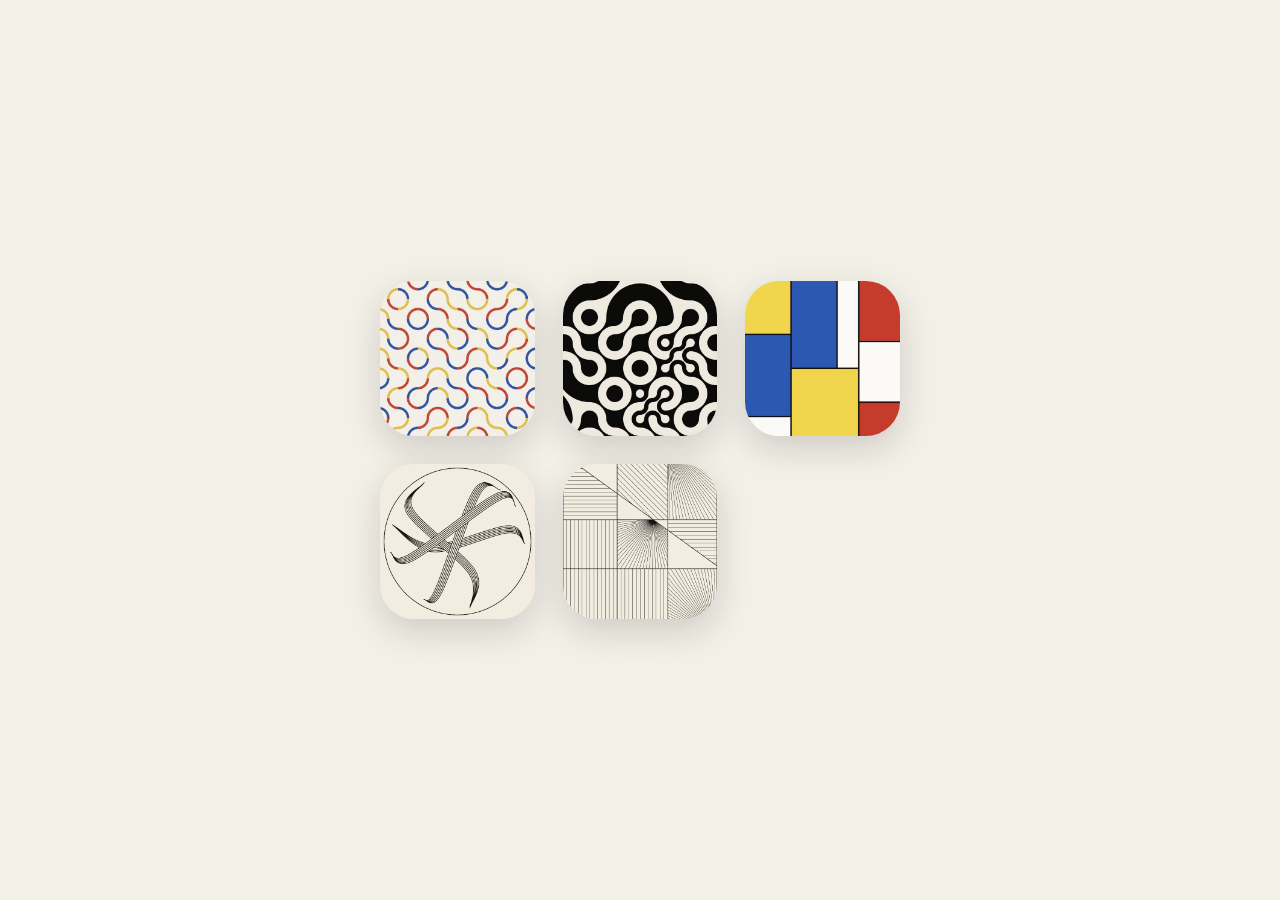
<file: index.html>
<!doctype html>
<html lang="en">
<head>
  <meta charset="utf-8" />
  <meta name="viewport" content="width=device-width, initial-scale=1" />
  <meta name="theme-color" content="#f3f0e8" />
  <title>fidget</title>
  <style>
    :root {
      --paper: #f3f0e8;
      --ink: #111;
    }

    * {
      box-sizing: border-box;
    }

    html,
    body {
      margin: 0;
      min-height: 100%;
      background: var(--paper);
      color: var(--ink);
      font-family: ui-sans-serif, system-ui, -apple-system, BlinkMacSystemFont, "Segoe UI", sans-serif;
    }

    body {
      min-height: 100dvh;
      display: grid;
      place-items: center;
      padding: max(24px, env(safe-area-inset-top)) max(18px, env(safe-area-inset-right)) max(24px, env(safe-area-inset-bottom)) max(18px, env(safe-area-inset-left));
    }

    main {
      width: min(520px, 100%);
    }

    nav {
      display: grid;
      grid-template-columns: repeat(3, minmax(0, 1fr));
      gap: clamp(14px, 4vw, 28px);
    }

    a {
      display: block;
      aspect-ratio: 1;
      border-radius: 22%;
      overflow: hidden;
      box-shadow: 0 12px 34px rgba(17, 17, 17, 0.16);
      transition: transform 160ms ease, box-shadow 160ms ease;
    }

    a:hover {
      transform: translateY(-2px);
      box-shadow: 0 16px 40px rgba(17, 17, 17, 0.2);
    }

    a:focus-visible {
      outline: 3px solid var(--ink);
      outline-offset: 5px;
    }

    img {
      display: block;
      width: 100%;
      height: 100%;
    }
  </style>
</head>
<body>
  <main>
    <nav aria-label="Games">
      <a href="./truchet/" aria-label="Truchet">
        <img src="./truchet/assets/icon-512.png" alt="" />
      </a>
      <a href="./recursive-truchet/" aria-label="Recursive Truchet">
        <img src="./recursive-truchet/assets/icon-512.png" alt="" />
      </a>
      <a href="./mondrian/" aria-label="Mondrian">
        <img src="./mondrian/assets/icon-512.png" alt="" />
      </a>
      <a href="./zentangle-circle/" aria-label="Zentangle Circle">
        <img src="./zentangle-circle/assets/icon-512.png" alt="" />
      </a>
      <a href="./zentangle-rectangle/" aria-label="Zentangle Rectangle">
        <img src="./zentangle-rectangle/assets/icon-512.png" alt="" />
      </a>
    </nav>
  </main>
  <script src="./launcher.js"></script>
  <script async data-id="101507205" src="//static.getclicky.com/js"></script>
</body>
</html>
</file>
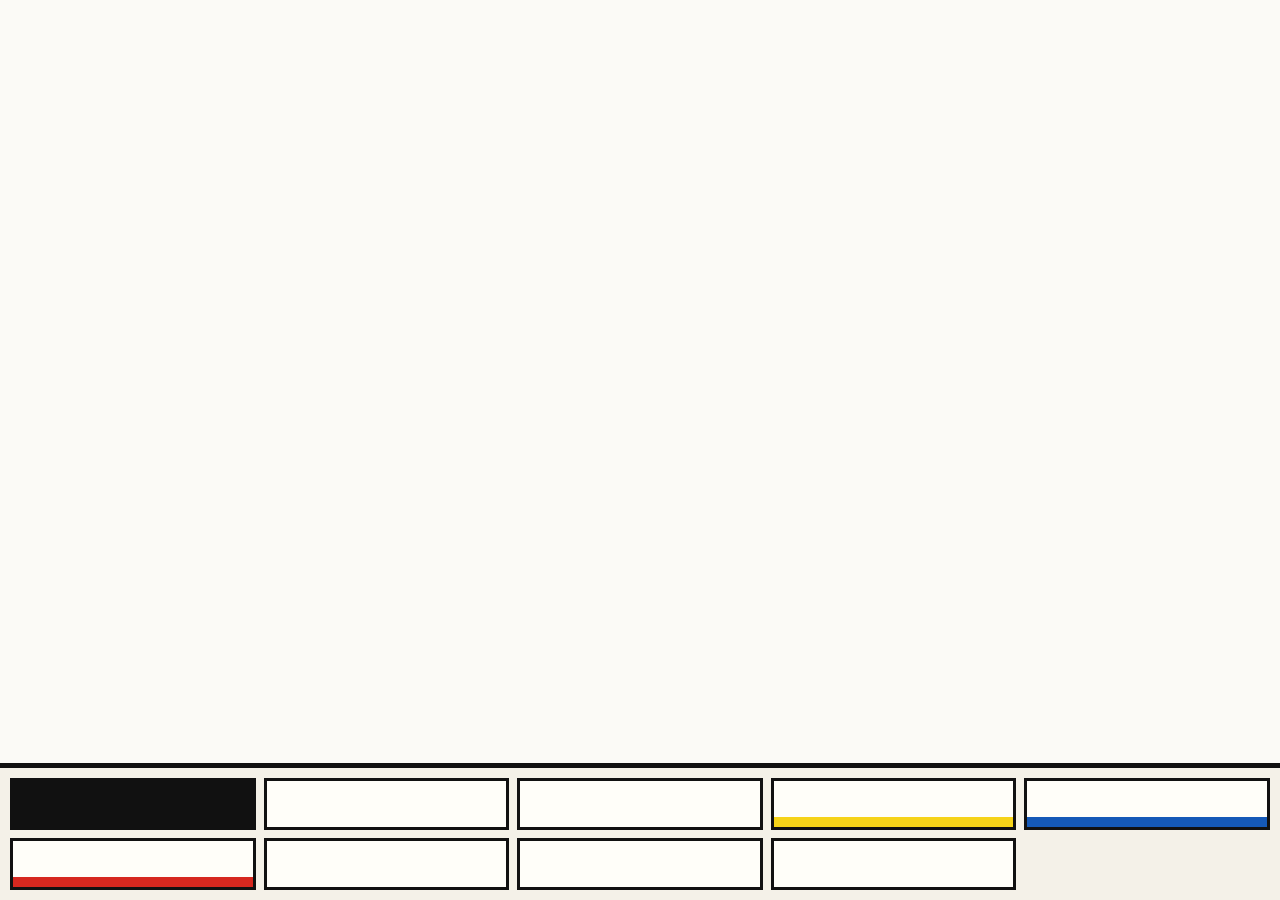
<file: mondrian/index.html>
<!doctype html>
<html lang="en">
<head>
  <meta charset="utf-8" />
  <meta name="viewport" content="width=device-width, initial-scale=1, viewport-fit=cover, user-scalable=no" />
  <meta name="theme-color" content="#f4f1e8" />
  <meta name="mobile-web-app-capable" content="yes" />
  <meta name="apple-mobile-web-app-capable" content="yes" />
  <meta name="apple-mobile-web-app-title" content="Mondrian" />
  <meta name="apple-mobile-web-app-status-bar-style" content="black-translucent" />
  <title>mondrian</title>
  <link rel="manifest" href="./manifest.webmanifest" />
  <link rel="icon" href="./assets/icon-512.png" type="image/png" />
  <link rel="apple-touch-icon" href="./assets/icon-512.png" />
  <link rel="stylesheet" href="./src/styles.css" />
</head>
<body>
<div id="app">
  <canvas id="stage"></canvas>
  <nav id="toolbar" aria-label="Tools">
    <button type="button" data-tool="split-v" class="tool-button tool-split-v active" aria-label="Split vertically"></button>
    <button type="button" data-tool="split-h" class="tool-button tool-split-h" aria-label="Split horizontally"></button>
    <button type="button" data-tool="paint-white" class="tool-button tool-fill tool-fill-white" aria-label="Fill white"></button>
    <button type="button" data-tool="paint-yellow" class="tool-button tool-fill tool-fill-yellow" aria-label="Fill yellow"></button>
    <button type="button" data-tool="paint-blue" class="tool-button tool-fill tool-fill-blue" aria-label="Fill blue"></button>
    <button type="button" data-tool="paint-red" class="tool-button tool-fill tool-fill-red" aria-label="Fill red"></button>
    <button type="button" data-action="undo" class="tool-button tool-undo" aria-label="Undo"><span aria-hidden="true"></span></button>
    <button type="button" data-action="redo" class="tool-button tool-redo" aria-label="Redo"><span aria-hidden="true"></span></button>
    <button type="button" data-action="clear" class="tool-button tool-clear" aria-label="Clear"></button>
  </nav>
</div>

  <script type="module" src="./src/app.js"></script>
  <script async data-id="101507205" src="//static.getclicky.com/js"></script>
</body>
</html>
</file>
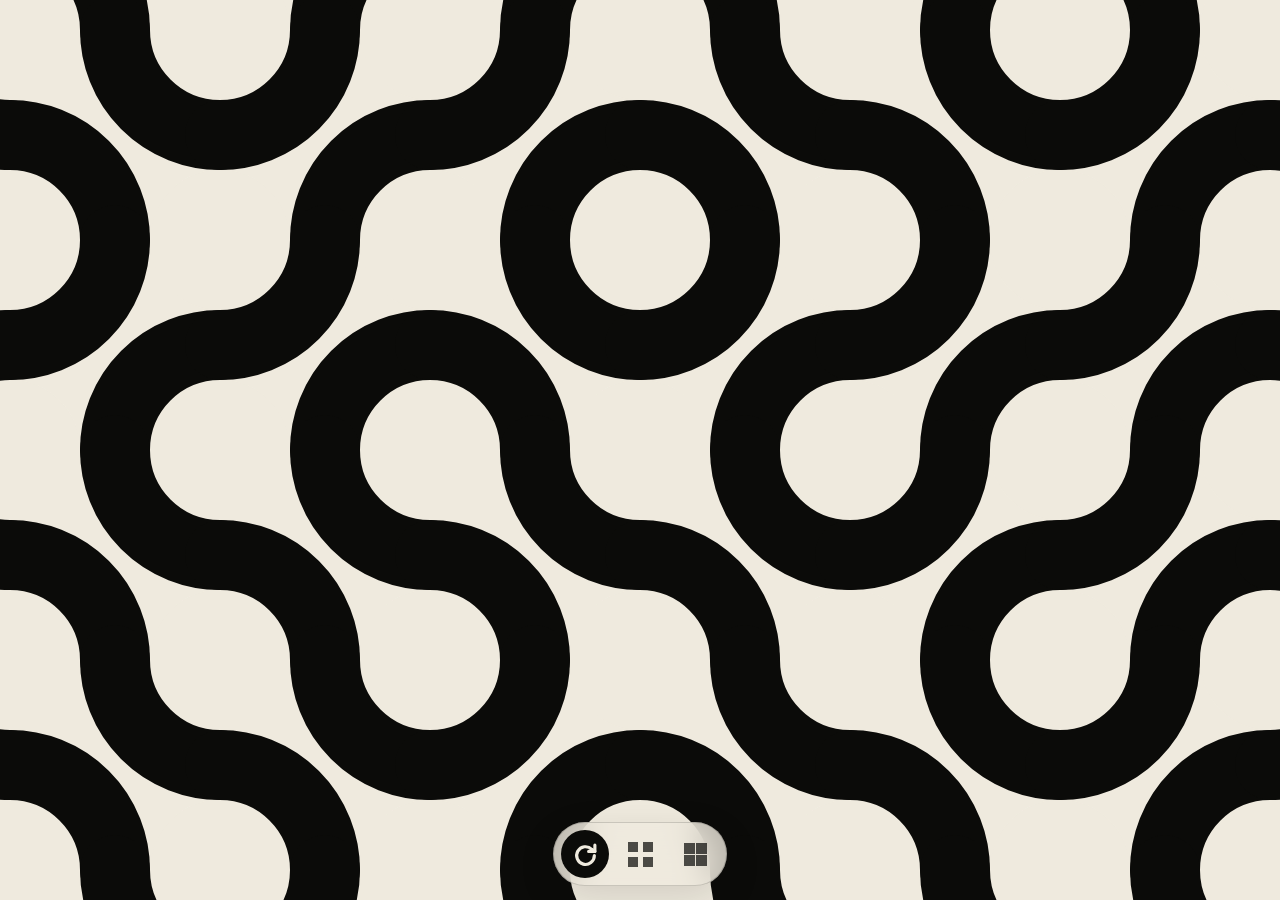
<file: recursive-truchet/index.html>
<!doctype html>
<html lang="en">
<head>
  <meta charset="utf-8" />
  <meta name="viewport" content="width=device-width, initial-scale=1, viewport-fit=cover, user-scalable=no" />
  <meta name="theme-color" content="#efeade" />
  <meta name="mobile-web-app-capable" content="yes" />
  <meta name="apple-mobile-web-app-capable" content="yes" />
  <meta name="apple-mobile-web-app-title" content="Recursive" />
  <meta name="apple-mobile-web-app-status-bar-style" content="black-translucent" />
  <title>recursive truchet</title>
  <link rel="manifest" href="./manifest.webmanifest" />
  <link rel="icon" href="./assets/icon-512.png" type="image/png" />
  <link rel="apple-touch-icon" href="./assets/icon-512.png" />
  <link rel="stylesheet" href="./src/styles.css" />
</head>
<body>
<canvas id="canvas" aria-label="Multi-scale Truchet canvas"></canvas>
<div class="toolbar" role="toolbar" aria-label="Tools">
  <button data-mode="rotate" class="active" aria-label="Rotate">
    <svg class="icon icon-rotate" viewBox="0 0 24 24" aria-hidden="true">
      <path d="M21 3v6h-6"></path>
      <path d="M20.5 13a8.5 8.5 0 1 1-2.5-6L21 9"></path>
    </svg>
  </button>
  <button data-mode="fracture" aria-label="Fracture">
    <span class="icon icon-fracture" aria-hidden="true"></span>
  </button>
  <button data-mode="join" aria-label="Join">
    <span class="icon icon-join" aria-hidden="true"></span>
  </button>
</div>

  <script type="module" src="./src/app.js"></script>
<script async data-id="101507205" src="//static.getclicky.com/js"></script>
</body>
</html>
</file>
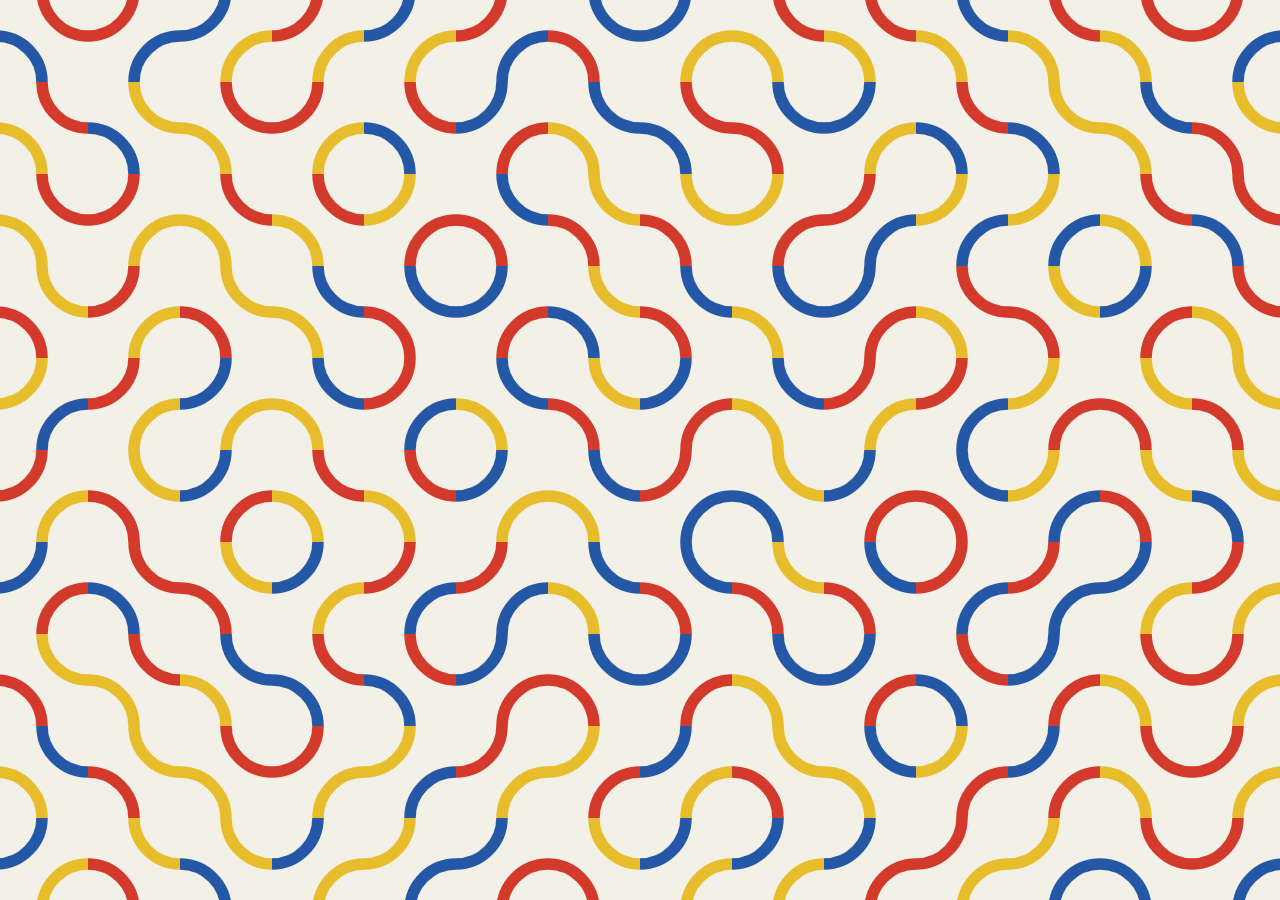
<file: truchet/index.html>
<!doctype html>
<html lang="en">
<head>
  <meta charset="utf-8" />
  <meta name="viewport" content="width=device-width, initial-scale=1, viewport-fit=cover, user-scalable=no" />
  <meta name="theme-color" content="#f3f0e8" />
  <meta name="mobile-web-app-capable" content="yes" />
  <meta name="apple-mobile-web-app-capable" content="yes" />
  <meta name="apple-mobile-web-app-title" content="Truchet" />
  <meta name="apple-mobile-web-app-status-bar-style" content="black-translucent" />
  <title>truchet</title>
  <link rel="manifest" href="./manifest.webmanifest" />
  <link rel="icon" href="./assets/icon-512.png" type="image/png" />
  <link rel="apple-touch-icon" href="./assets/icon-512.png" />
  <link rel="stylesheet" href="./src/styles.css" />
</head>
<body>
  <main class="app-shell">
    <canvas id="canvas" aria-label="Infinite Truchet tile canvas"></canvas>
  </main>

  <script type="module" src="./src/app.js"></script>
  <script async data-id="101507205" src="//static.getclicky.com/js"></script>
</body>
</html>
</file>
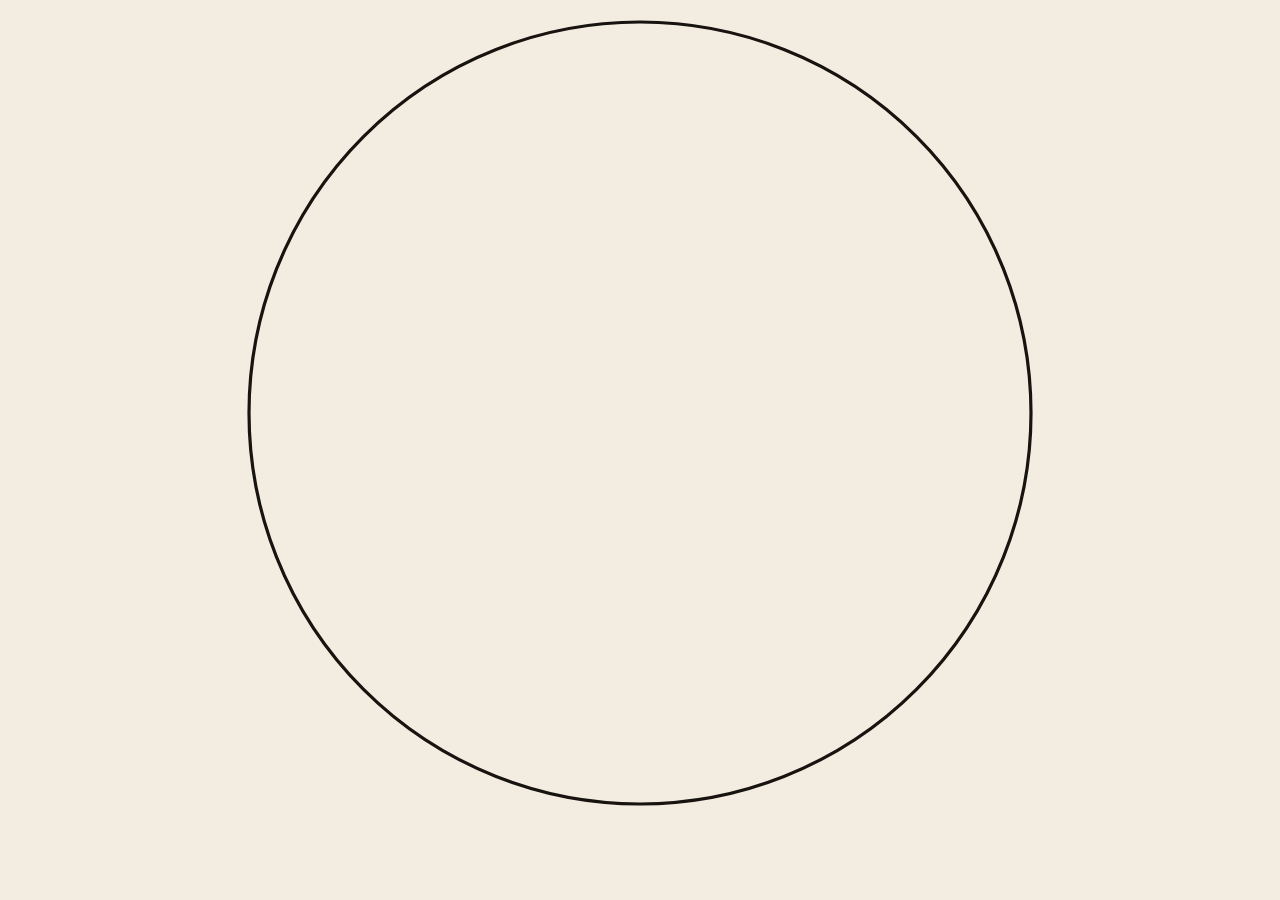
<file: zentangle-circle/index.html>
<!doctype html>
<html lang="en">
<head>
  <meta charset="utf-8" />
  <meta name="viewport" content="width=device-width, initial-scale=1, viewport-fit=cover, user-scalable=no" />
  <meta name="theme-color" content="#f3ece0" />
  <meta name="mobile-web-app-capable" content="yes" />
  <meta name="apple-mobile-web-app-capable" content="yes" />
  <meta name="apple-mobile-web-app-title" content="Zentangle" />
  <meta name="apple-mobile-web-app-status-bar-style" content="black-translucent" />
  <title>zentangle</title>
  <link rel="manifest" href="./manifest.webmanifest" />
  <link rel="icon" href="./assets/icon-512.png" type="image/png" />
  <link rel="apple-touch-icon" href="./assets/icon-512.png" />
  <link rel="stylesheet" href="./src/styles.css" />
</head>
<body>
  <main id="app" aria-label="Zentangle circle canvas">
    <canvas id="stage"></canvas>
    <nav id="toolbar" class="toolbar" aria-label="Curve settings" hidden>
      <div class="tool">
        <div class="flyout" data-flyout="thickness" hidden></div>
        <button class="tool-btn" type="button" data-toolbtn="thickness" aria-label="Thickness">
          <svg viewBox="0 0 36 36" width="30" height="30" aria-hidden="true">
            <line x1="7" y1="18" x2="29" y2="18" stroke="currentColor" stroke-width="6" stroke-linecap="round" />
          </svg>
        </button>
      </div>
      <div class="tool">
        <div class="flyout" data-flyout="waviness" hidden></div>
        <button class="tool-btn" type="button" data-toolbtn="waviness" aria-label="Waviness">
          <svg viewBox="0 0 36 36" width="30" height="30" aria-hidden="true">
            <path d="M6 22 Q 12 10 18 18 T 30 14" fill="none" stroke="currentColor" stroke-width="2.6" stroke-linecap="round" stroke-linejoin="round" />
          </svg>
        </button>
      </div>
      <div class="tool">
        <div class="flyout" data-flyout="density" hidden></div>
        <button class="tool-btn" type="button" data-toolbtn="density" aria-label="Density">
          <svg viewBox="0 0 36 36" width="30" height="30" aria-hidden="true">
            <g stroke="currentColor" stroke-width="2.4" stroke-linecap="round">
              <line x1="11" y1="9" x2="11" y2="27" />
              <line x1="18" y1="9" x2="18" y2="27" />
              <line x1="25" y1="9" x2="25" y2="27" />
            </g>
          </svg>
        </button>
      </div>
      <button class="tool-btn danger" type="button" id="deleteBtn" aria-label="Delete curve">
        <svg viewBox="0 0 36 36" width="26" height="26" aria-hidden="true">
          <path d="M10 13 h16 M15 13 v-2 a2 2 0 0 1 2-2 h2 a2 2 0 0 1 2 2 v2 M12.5 13 l1.3 13.5 a2.2 2.2 0 0 0 2.2 2 h4 a2.2 2.2 0 0 0 2.2-2 L24.5 13" fill="none" stroke="currentColor" stroke-width="2" stroke-linecap="round" stroke-linejoin="round" />
        </svg>
      </button>
    </nav>
  </main>

  <script type="module" src="./src/app.js"></script>
  <script async data-id="101507205" src="//static.getclicky.com/js"></script>
</body>
</html>
</file>
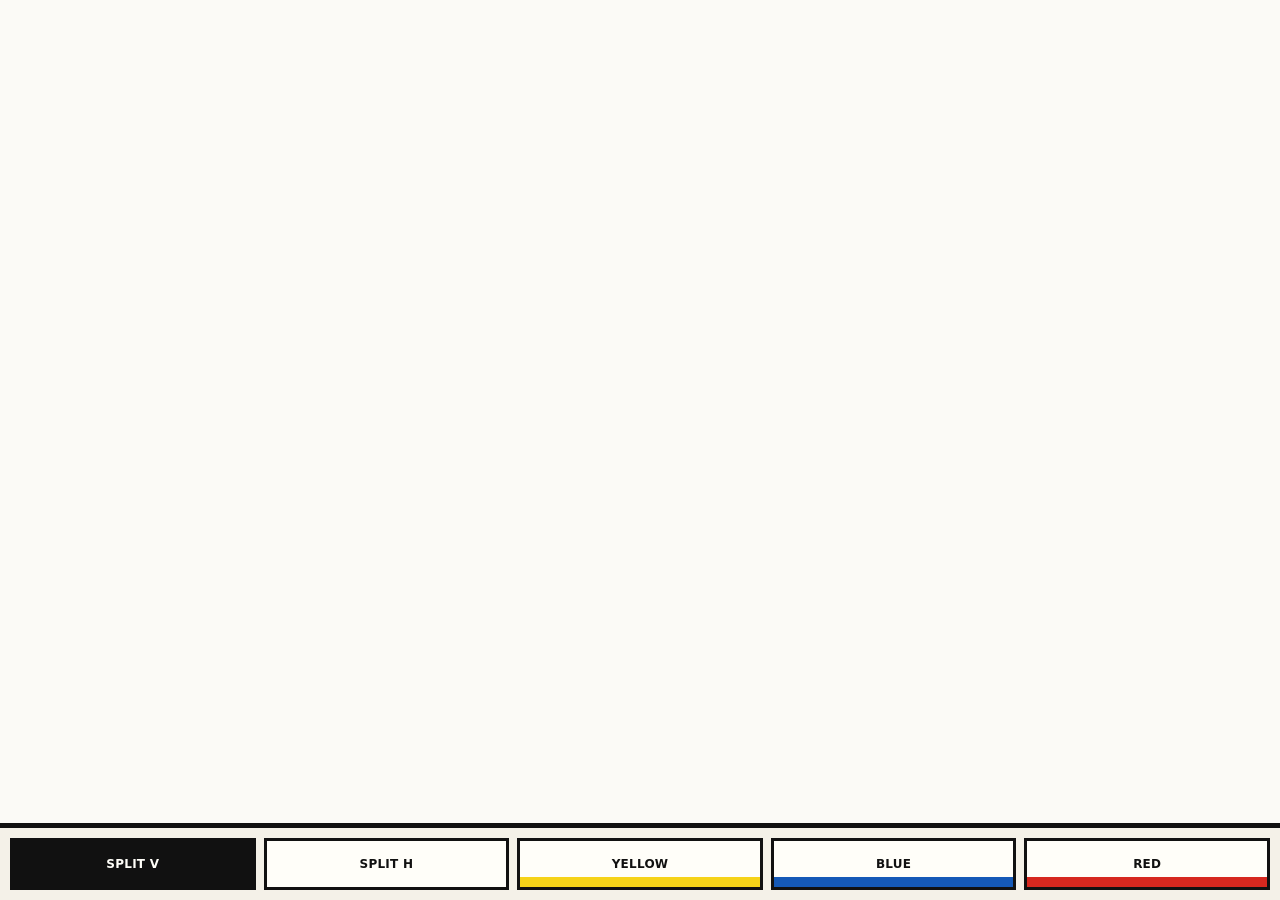
<file: mondrian.html>
<!doctype html>
<html lang="en">
<head>
<meta charset="utf-8" />
<meta name="viewport" content="width=device-width,initial-scale=1,viewport-fit=cover,user-scalable=no" />
<title>Mondrian Infinite Canvas Prototype</title>
<style>
  :root {
    --bg: #f4f1e8;
    --ink: #111;
    --paper: #fbfaf6;
    --yellow: #f6d318;
    --blue: #1559b7;
    --red: #d6281f;
    --tool: #fffef9;
    --tool-active: #111;
    --tool-active-text: #fffef9;
  }

  * { box-sizing: border-box; }

  html, body {
    margin: 0;
    height: 100%;
    overflow: hidden;
    background: var(--bg);
    font-family: system-ui, -apple-system, BlinkMacSystemFont, "Segoe UI", sans-serif;
    touch-action: none;
    user-select: none;
    -webkit-user-select: none;
  }

  #app {
    height: 100dvh;
    display: grid;
    grid-template-rows: 1fr auto;
  }

  #stage {
    width: 100%;
    height: 100%;
    display: block;
    background: var(--paper);
    cursor: grab;
  }

  #stage:active { cursor: grabbing; }

  #toolbar {
    padding: 10px max(10px, env(safe-area-inset-left)) calc(10px + env(safe-area-inset-bottom)) max(10px, env(safe-area-inset-right));
    background: var(--bg);
    border-top: 5px solid var(--ink);
    display: grid;
    grid-template-columns: repeat(5, minmax(0, 1fr));
    gap: 8px;
  }

  button {
    height: 52px;
    border: 3px solid var(--ink);
    background: var(--tool);
    color: var(--ink);
    border-radius: 0;
    font: 800 12px/1 system-ui, sans-serif;
    letter-spacing: 0.02em;
    text-transform: uppercase;
    touch-action: manipulation;
  }

  button.active {
    background: var(--tool-active);
    color: var(--tool-active-text);
  }

  button[data-tool="paint-yellow"] { box-shadow: inset 0 -10px 0 var(--yellow); }
  button[data-tool="paint-blue"]   { box-shadow: inset 0 -10px 0 var(--blue); }
  button[data-tool="paint-red"]    { box-shadow: inset 0 -10px 0 var(--red); }

  button[data-tool="paint-yellow"].active,
  button[data-tool="paint-blue"].active,
  button[data-tool="paint-red"].active {
    box-shadow: none;
  }

  @media (max-width: 420px) {
    button {
      height: 50px;
      font-size: 10px;
      padding: 0 4px;
    }
  }
</style>
</head>
<body>
<div id="app">
  <canvas id="stage"></canvas>
  <nav id="toolbar" aria-label="Tools">
    <button type="button" data-tool="split-v" class="active">Split V</button>
    <button type="button" data-tool="split-h">Split H</button>
    <button type="button" data-tool="paint-yellow">Yellow</button>
    <button type="button" data-tool="paint-blue">Blue</button>
    <button type="button" data-tool="paint-red">Red</button>
  </nav>
</div>

<script>
(() => {
  "use strict";

  const STORAGE_KEY = "mondrian-infinite-canvas-v1";
  const WORLD_HALF = 1048576;

  const COLORS = {
    white: "#fbfaf6",
    yellow: "#f6d318",
    blue: "#1559b7",
    red: "#d6281f"
  };

  const canvas = document.getElementById("stage");
  const ctx = canvas.getContext("2d", { alpha: false });
  const toolbar = document.getElementById("toolbar");
  const buttons = [...toolbar.querySelectorAll("button")];

  let activeTool = "split-v";

  let dpr = 1;
  let cssW = 1;
  let cssH = 1;

  // Camera: world coordinate at screen center + zoom in px/world-unit.
  let camera = {
    x: 0,
    y: 0,
    z: 1
  };

  const defaultRoot = () => ({
    x: -WORLD_HALF,
    y: -WORLD_HALF,
    w: WORLD_HALF * 2,
    h: WORLD_HALF * 2,
    color: "white",
    children: null
  });

  let root = defaultRoot();

  function load() {
    try {
      const saved = JSON.parse(localStorage.getItem(STORAGE_KEY) || "null");
      if (!saved || !saved.root || !saved.camera) return;
      root = saved.root;
      camera = saved.camera;
    } catch {
      root = defaultRoot();
      camera = { x: 0, y: 0, z: 1 };
    }
  }

  let saveTimer = 0;
  function saveSoon() {
    clearTimeout(saveTimer);
    saveTimer = setTimeout(() => {
      try {
        localStorage.setItem(STORAGE_KEY, JSON.stringify({ root, camera }));
      } catch {
        // Ignore storage quota/private mode failures.
      }
    }, 120);
  }

  function resize() {
    dpr = Math.max(1, Math.min(3, window.devicePixelRatio || 1));
    const rect = canvas.getBoundingClientRect();
    cssW = Math.max(1, rect.width);
    cssH = Math.max(1, rect.height);
    canvas.width = Math.round(cssW * dpr);
    canvas.height = Math.round(cssH * dpr);
    requestDraw();
  }

  function worldToScreenX(x) { return (x - camera.x) * camera.z + cssW / 2; }
  function worldToScreenY(y) { return (y - camera.y) * camera.z + cssH / 2; }
  function screenToWorldX(x) { return (x - cssW / 2) / camera.z + camera.x; }
  function screenToWorldY(y) { return (y - cssH / 2) / camera.z + camera.y; }

  function visibleWorldRect() {
    return {
      x: screenToWorldX(0),
      y: screenToWorldY(0),
      w: cssW / camera.z,
      h: cssH / camera.z
    };
  }

  function intersects(a, b) {
    return !(
      a.x + a.w < b.x ||
      b.x + b.w < a.x ||
      a.y + a.h < b.y ||
      b.y + b.h < a.y
    );
  }

  function findLeaf(node, x, y) {
    if (
      x < node.x ||
      x > node.x + node.w ||
      y < node.y ||
      y > node.y + node.h
    ) return null;

    if (!node.children) return node;

    for (const child of node.children) {
      const hit = findLeaf(child, x, y);
      if (hit) return hit;
    }

    return node;
  }

  function splitNode(node, dir, x, y) {
    if (node.children) return;

    // Avoid pathological splits that become visually impossible to tap.
    const minWorldSize = 18 / camera.z;
    if (dir === "v" && node.w < minWorldSize * 2) return;
    if (dir === "h" && node.h < minWorldSize * 2) return;

    if (dir === "v") {
      const splitX = Math.max(node.x + minWorldSize, Math.min(node.x + node.w - minWorldSize, x));
      const w = splitX - node.x;
      node.children = [
        { x: node.x,     y: node.y, w, h: node.h, color: node.color, children: null },
        { x: splitX,     y: node.y, w: node.w - w, h: node.h, color: node.color, children: null }
      ];
    } else {
      const splitY = Math.max(node.y + minWorldSize, Math.min(node.y + node.h - minWorldSize, y));
      const h = splitY - node.y;
      node.children = [
        { x: node.x, y: node.y,     w: node.w, h, color: node.color, children: null },
        { x: node.x, y: splitY,     w: node.w, h: node.h - h, color: node.color, children: null }
      ];
    }
  }

  function applyTool(x, y) {
    const leaf = findLeaf(root, x, y);
    if (!leaf) return;

    if (activeTool === "split-v") splitNode(leaf, "v", x, y);
    else if (activeTool === "split-h") splitNode(leaf, "h", x, y);
    else if (activeTool === "paint-yellow") leaf.color = "yellow";
    else if (activeTool === "paint-blue") leaf.color = "blue";
    else if (activeTool === "paint-red") leaf.color = "red";

    saveSoon();
    requestDraw();
  }

  function collectLeaves(node, view, out) {
    if (!intersects(node, view)) return;

    if (!node.children) {
      out.push(node);
      return;
    }

    for (const child of node.children) collectLeaves(child, view, out);
  }

  function drawRectWorld(node) {
    const x = worldToScreenX(node.x);
    const y = worldToScreenY(node.y);
    const w = node.w * camera.z;
    const h = node.h * camera.z;

    // Pad a little to avoid hairline gaps during fractional transforms.
    ctx.fillStyle = COLORS[node.color] || COLORS.white;
    ctx.fillRect(x - 0.5, y - 0.5, w + 1, h + 1);
  }

  function drawLeafBorders(leaves) {
    ctx.strokeStyle = "#111";
    ctx.lineWidth = Math.max(3, Math.min(9, 5.5));
    ctx.lineJoin = "miter";
    ctx.lineCap = "butt";

    for (const node of leaves) {
      // Do not draw the giant outer border of the initial canvas.
      if (node === root && !root.children) continue;

      const x = worldToScreenX(node.x);
      const y = worldToScreenY(node.y);
      const w = node.w * camera.z;
      const h = node.h * camera.z;

      // Avoid wasting time stroking enormous offscreen rectangles when mostly invisible.
      const sx = Math.max(-20, x);
      const sy = Math.max(-20, y);
      const ex = Math.min(cssW + 20, x + w);
      const ey = Math.min(cssH + 20, y + h);

      if (ex <= -20 || ey <= -20 || sx >= cssW + 20 || sy >= cssH + 20) continue;

      ctx.strokeRect(x, y, w, h);
    }
  }

  function drawGridHint() {
    // Subtle world-origin crosshair/grid for orientation while still looking blank.
    const grid = 256;
    const view = visibleWorldRect();
    const startX = Math.floor(view.x / grid) * grid;
    const startY = Math.floor(view.y / grid) * grid;

    ctx.save();
    ctx.strokeStyle = "rgba(0,0,0,0.035)";
    ctx.lineWidth = 1;

    for (let x = startX; x < view.x + view.w; x += grid) {
      const sx = worldToScreenX(x);
      ctx.beginPath();
      ctx.moveTo(sx, 0);
      ctx.lineTo(sx, cssH);
      ctx.stroke();
    }

    for (let y = startY; y < view.y + view.h; y += grid) {
      const sy = worldToScreenY(y);
      ctx.beginPath();
      ctx.moveTo(0, sy);
      ctx.lineTo(cssW, sy);
      ctx.stroke();
    }

    ctx.restore();
  }

  let drawPending = false;
  function requestDraw() {
    if (drawPending) return;
    drawPending = true;
    requestAnimationFrame(draw);
  }

  function draw() {
    drawPending = false;

    ctx.setTransform(dpr, 0, 0, dpr, 0, 0);
    ctx.fillStyle = "#fbfaf6";
    ctx.fillRect(0, 0, cssW, cssH);

    drawGridHint();

    const view = visibleWorldRect();
    const leaves = [];
    collectLeaves(root, view, leaves);

    for (const leaf of leaves) drawRectWorld(leaf);
    drawLeafBorders(leaves);
  }

  toolbar.addEventListener("click", (e) => {
    const btn = e.target.closest("button[data-tool]");
    if (!btn) return;

    activeTool = btn.dataset.tool;
    for (const b of buttons) b.classList.toggle("active", b === btn);
  });

  const pointers = new Map();
  let gesture = null;

  function canvasPoint(e) {
    const r = canvas.getBoundingClientRect();
    return { x: e.clientX - r.left, y: e.clientY - r.top };
  }

  function distance(a, b) {
    return Math.hypot(a.x - b.x, a.y - b.y);
  }

  function midpoint(a, b) {
    return { x: (a.x + b.x) / 2, y: (a.y + b.y) / 2 };
  }

  function zoomAt(screenX, screenY, factor) {
    const beforeX = screenToWorldX(screenX);
    const beforeY = screenToWorldY(screenY);

    camera.z = Math.max(0.03, Math.min(32, camera.z * factor));

    const afterX = screenToWorldX(screenX);
    const afterY = screenToWorldY(screenY);

    camera.x += beforeX - afterX;
    camera.y += beforeY - afterY;
  }

  canvas.addEventListener("pointerdown", (e) => {
    canvas.setPointerCapture(e.pointerId);
    const p = canvasPoint(e);
    pointers.set(e.pointerId, { ...p, startX: p.x, startY: p.y });

    if (pointers.size === 1) {
      gesture = {
        kind: "pan",
        startCameraX: camera.x,
        startCameraY: camera.y,
        moved: false,
        pointerId: e.pointerId
      };
    } else if (pointers.size === 2) {
      const [a, b] = [...pointers.values()];
      gesture = {
        kind: "pinch",
        startDistance: Math.max(1, distance(a, b)),
        startZoom: camera.z,
        startCameraX: camera.x,
        startCameraY: camera.y,
        startMid: midpoint(a, b)
      };
    }
  });

  canvas.addEventListener("pointermove", (e) => {
    if (!pointers.has(e.pointerId)) return;

    const p = canvasPoint(e);
    const old = pointers.get(e.pointerId);
    pointers.set(e.pointerId, { ...old, x: p.x, y: p.y });

    if (!gesture) return;

    if (gesture.kind === "pan" && pointers.size === 1) {
      const current = pointers.get(e.pointerId);
      const dx = current.x - current.startX;
      const dy = current.y - current.startY;

      if (Math.hypot(dx, dy) > 6) gesture.moved = true;

      camera.x = gesture.startCameraX - dx / camera.z;
      camera.y = gesture.startCameraY - dy / camera.z;

      saveSoon();
      requestDraw();
    }

    if (gesture.kind === "pinch" && pointers.size === 2) {
      const [a, b] = [...pointers.values()];
      const mid = midpoint(a, b);
      const dist = Math.max(1, distance(a, b));

      const worldAtStartMidX = (gesture.startMid.x - cssW / 2) / gesture.startZoom + gesture.startCameraX;
      const worldAtStartMidY = (gesture.startMid.y - cssH / 2) / gesture.startZoom + gesture.startCameraY;

      camera.z = Math.max(0.03, Math.min(32, gesture.startZoom * (dist / gesture.startDistance)));
      camera.x = worldAtStartMidX - (mid.x - cssW / 2) / camera.z;
      camera.y = worldAtStartMidY - (mid.y - cssH / 2) / camera.z;

      saveSoon();
      requestDraw();
    }
  });

  canvas.addEventListener("pointerup", (e) => {
    const p = pointers.get(e.pointerId);
    const wasTap = gesture &&
      gesture.kind === "pan" &&
      gesture.pointerId === e.pointerId &&
      p &&
      !gesture.moved;

    pointers.delete(e.pointerId);

    if (wasTap) {
      const worldX = screenToWorldX(p.x);
      const worldY = screenToWorldY(p.y);
      applyTool(worldX, worldY);
    }

    if (pointers.size === 0) {
      gesture = null;
    } else if (pointers.size === 1) {
      const [remainingId, remaining] = [...pointers.entries()][0];
      pointers.set(remainingId, {
        ...remaining,
        startX: remaining.x,
        startY: remaining.y
      });
      gesture = {
        kind: "pan",
        startCameraX: camera.x,
        startCameraY: camera.y,
        moved: false,
        pointerId: remainingId
      };
    }
  });

  canvas.addEventListener("pointercancel", (e) => {
    pointers.delete(e.pointerId);
    if (pointers.size === 0) gesture = null;
  });

  canvas.addEventListener("wheel", (e) => {
    e.preventDefault();
    const p = canvasPoint(e);
    const factor = Math.exp(-e.deltaY * 0.001);
    zoomAt(p.x, p.y, factor);
    saveSoon();
    requestDraw();
  }, { passive: false });

  // Small keyboard affordances for desktop testing.
  window.addEventListener("keydown", (e) => {
    const map = {
      "1": "split-v",
      "2": "split-h",
      "3": "paint-yellow",
      "4": "paint-blue",
      "5": "paint-red"
    };
    if (!map[e.key]) return;

    activeTool = map[e.key];
    for (const b of buttons) b.classList.toggle("active", b.dataset.tool === activeTool);
  });

  window.addEventListener("resize", resize);

  load();
  resize();
})();
</script>
</body>
</html>
</file>
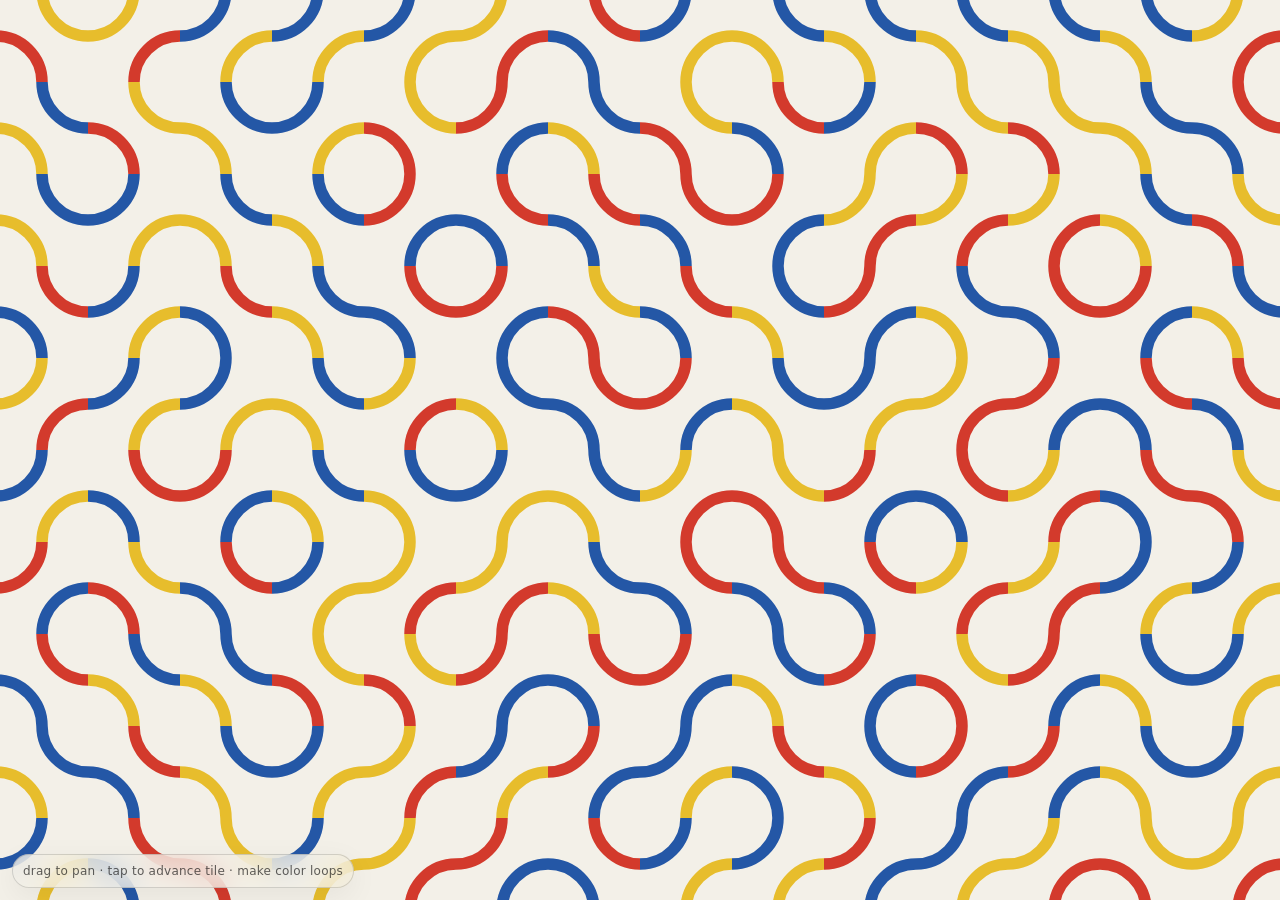
<file: prototype.html>
<!doctype html>
<html lang="en">
<head>
  <meta charset="utf-8" />
  <meta name="viewport" content="width=device-width, initial-scale=1, viewport-fit=cover, user-scalable=no" />
  <meta name="theme-color" content="#f3f0e8" />
  <title>Truchet Fidget</title>
  <style>
    :root {
      color-scheme: light;
      --bg: #f3f0e8;
      --glass: rgba(243, 240, 232, 0.72);
      --line: rgba(5, 5, 5, 0.14);
    }

    * { box-sizing: border-box; }

    html,
    body {
      width: 100%;
      height: 100%;
      margin: 0;
      overflow: hidden;
      background: var(--bg);
      font-family: ui-sans-serif, system-ui, -apple-system, BlinkMacSystemFont, "Segoe UI", sans-serif;
      -webkit-user-select: none;
      user-select: none;
      overscroll-behavior: none;
      touch-action: none;
    }

    canvas {
      position: fixed;
      inset: 0;
      width: 100vw;
      height: 100vh;
      display: block;
      background: var(--bg);
      cursor: grab;
      touch-action: none;
    }

    canvas.dragging { cursor: grabbing; }

    .hud {
      position: fixed;
      left: max(12px, env(safe-area-inset-left));
      right: max(12px, env(safe-area-inset-right));
      bottom: max(12px, env(safe-area-inset-bottom));
      display: flex;
      align-items: center;
      justify-content: space-between;
      gap: 10px;
      pointer-events: none;
      opacity: 0;
      transform: translateY(6px);
      transition: opacity 240ms ease, transform 240ms ease;
      font-size: 12px;
      letter-spacing: 0.02em;
      color: rgba(0, 0, 0, 0.62);
    }

    .hud.visible {
      opacity: 1;
      transform: translateY(0);
    }

    .pill {
      pointer-events: auto;
      min-height: 34px;
      display: inline-flex;
      align-items: center;
      gap: 9px;
      padding: 7px 10px;
      border: 1px solid var(--line);
      border-radius: 999px;
      background: var(--glass);
      backdrop-filter: blur(14px);
      -webkit-backdrop-filter: blur(14px);
      box-shadow: 0 8px 30px rgba(0, 0, 0, 0.06);
    }

    button {
      appearance: none;
      border: 0;
      border-left: 1px solid var(--line);
      margin: 0 0 0 2px;
      padding: 4px 2px 4px 10px;
      background: transparent;
      color: rgba(0, 0, 0, 0.72);
      font: inherit;
      cursor: pointer;
    }

    button:active { transform: translateY(1px); }

    .hidden { display: none; }
  </style>
</head>
<body>
  <canvas id="canvas" aria-label="Infinite Truchet tile canvas"></canvas>

  <div id="hud" class="hud visible">
    <div class="pill">
      <span id="hint">drag to pan · tap to advance tile · make color loops</span>
      <button id="clear" class="hidden" type="button" title="Clear saved changes">clear</button>
    </div>
  </div>

  <script>
  (() => {
    'use strict';

    const canvas = document.getElementById('canvas');
    const ctx = canvas.getContext('2d', { alpha: false, desynchronized: true });
    const hud = document.getElementById('hud');
    const hint = document.getElementById('hint');
    const clearButton = document.getElementById('clear');

    const TILE_SIZE = 92;              // CSS pixels. Tune this for denser/sparser tiles.
    const STROKE = TILE_SIZE * 0.125;
    const RADIUS = TILE_SIZE / 2;
    const TRANSITION_DURATION = 180;
    const QUARTER_TURN = Math.PI / 2;
    const SEED = 0x6d2b79f5;           // Change this to generate a different infinite plane.
    const STORAGE_KEY = `truchet-fidget:v4:seed-${SEED}:tile-${TILE_SIZE}`;
    const BG = '#f3f0e8';

    const COLOR = {
      R: '#d33a2c',
      Y: '#e7bd2c',
      B: '#2457a6'
    };

    // Six concrete tile types: three directed color combos, each in the two Truchet orientations.
    // `a` is the canonical upper-left arc; `b` is the canonical lower-right arc before orientation is applied.
    const TILE_TYPES = [
      { name: 'BY-0', a: COLOR.B, b: COLOR.Y, orientation: 0 },
      { name: 'BY-1', a: COLOR.B, b: COLOR.Y, orientation: 1 },
      { name: 'YR-0', a: COLOR.Y, b: COLOR.R, orientation: 0 },
      { name: 'YR-1', a: COLOR.Y, b: COLOR.R, orientation: 1 },
      { name: 'RB-0', a: COLOR.R, b: COLOR.B, orientation: 0 },
      { name: 'RB-1', a: COLOR.R, b: COLOR.B, orientation: 1 }
    ].map((tile) => ({ ...tile, ar: hexToRgb(tile.a), br: hexToRgb(tile.b) }));

    let width = 0;
    let height = 0;
    let dpr = 1;
    let raf = 0;
    let inertiaRaf = 0;
    let hudTimer = 0;

    // Camera is the world coordinate at the viewport center.
    const camera = { x: 0, y: 0 };
    const velocity = { x: 0, y: 0 };

    // Map of "x,y" -> delta steps from the deterministic default tile. Delta 0 is not stored.
    const edits = loadEdits();

    // Active visual transitions. Logical tile state updates immediately; this map stores only transient visuals.
    const animations = new Map();

    const spriteCache = new Map();

    // Direction is intentionally ephemeral: pick one when the user switches tiles,
    // then keep using it while they keep tapping that same tile.
    let activeTapKey = null;
    let activeTapDirection = 1;
    let saveTimer = 0;

    function hexToRgb(hex) {
      const n = parseInt(hex.slice(1), 16);
      return { r: (n >> 16) & 255, g: (n >> 8) & 255, b: n & 255 };
    }

    function mixColor(from, to, t) {
      const r = Math.round(from.r + (to.r - from.r) * t);
      const g = Math.round(from.g + (to.g - from.g) * t);
      const b = Math.round(from.b + (to.b - from.b) * t);
      return `rgb(${r}, ${g}, ${b})`;
    }

    function loadEdits() {
      try {
        const raw = localStorage.getItem(STORAGE_KEY);
        const parsed = raw ? JSON.parse(raw) : [];
        const entries = Array.isArray(parsed) ? parsed : [];
        const map = new Map();

        for (const entry of entries) {
          if (!Array.isArray(entry) || entry.length !== 2) continue;
          const [key, delta] = entry;
          const cleanDelta = Number(delta) % TILE_TYPES.length;
          if (typeof key === 'string' && cleanDelta > 0) map.set(key, cleanDelta);
        }

        return map;
      } catch (_) {
        return new Map();
      }
    }

    function queueSave() {
      clearTimeout(saveTimer);
      saveTimer = setTimeout(() => {
        try {
          localStorage.setItem(STORAGE_KEY, JSON.stringify([...edits]));
        } catch (_) {
          // Storage can fail in private browsing or after quota exhaustion. The app still works in-memory.
        }
      }, 120);
    }

    function keyOf(ix, iy) {
      return ix + ',' + iy;
    }

    function hash2(ix, iy) {
      // Fast deterministic 32-bit coordinate hash. No Math.random; stable for negative coords too.
      let h = SEED ^ 0x9e3779b9;
      h = Math.imul(h ^ ix, 0x85ebca6b);
      h = Math.imul(h ^ iy, 0xc2b2ae35);
      h ^= h >>> 16;
      h = Math.imul(h, 0x7feb352d);
      h ^= h >>> 15;
      h = Math.imul(h, 0x846ca68b);
      h ^= h >>> 16;
      return h >>> 0;
    }

    function defaultTileIndex(ix, iy) {
      return hash2(ix | 0, iy | 0) % TILE_TYPES.length;
    }

    function tileIndex(ix, iy) {
      const key = keyOf(ix, iy);
      const delta = edits.get(key) || 0;
      return (defaultTileIndex(ix, iy) + delta) % TILE_TYPES.length;
    }

    function angleForTile(index) {
      return TILE_TYPES[index].orientation * QUARTER_TURN;
    }

    function easeOutCubic(t) {
      return 1 - Math.pow(1 - t, 3);
    }

    function mixRgb(from, to, t) {
      return {
        r: Math.round(from.r + (to.r - from.r) * t),
        g: Math.round(from.g + (to.g - from.g) * t),
        b: Math.round(from.b + (to.b - from.b) * t)
      };
    }

    function rgbCss(rgb) {
      return `rgb(${rgb.r}, ${rgb.g}, ${rgb.b})`;
    }

    function representationFor(index, angle) {
      // The Truchet geometry has 180° symmetry, but colored arcs swap positions after a half turn.
      // This lets us keep rotating clockwise while still landing on the exact target tile visual.
      const tile = TILE_TYPES[index];
      const halfTurns = Math.round((angle - angleForTile(index)) / Math.PI);
      const swap = Math.abs(halfTurns % 2) === 1;
      return {
        angle,
        a: swap ? tile.br : tile.ar,
        b: swap ? tile.ar : tile.br
      };
    }

    function nextDirectionalRepresentation(index, afterAngle, direction) {
      const base = angleForTile(index);
      const epsilon = 0.0001;
      let halfTurns;
      let angle;

      if (direction > 0) {
        halfTurns = Math.ceil((afterAngle - base + epsilon) / Math.PI);
        angle = base + halfTurns * Math.PI;
        if (angle <= afterAngle + epsilon) angle += Math.PI;
      } else {
        halfTurns = Math.floor((afterAngle - base - epsilon) / Math.PI);
        angle = base + halfTurns * Math.PI;
        if (angle >= afterAngle - epsilon) angle -= Math.PI;
      }

      return representationFor(index, angle);
    }

    function directionForTap(key) {
      if (key !== activeTapKey) {
        activeTapKey = key;
        activeTapDirection = Math.random() < 0.5 ? -1 : 1;
      }
      return activeTapDirection;
    }

    function visualStateFor(key, index, now = performance.now()) {
      const anim = animations.get(key);
      if (!anim) return representationFor(index, angleForTile(index));

      const t = Math.min(1, Math.max(0, (now - anim.start) / anim.duration));
      const eased = easeOutCubic(t);
      return {
        angle: anim.fromAngle + (anim.toAngle - anim.fromAngle) * eased,
        a: mixRgb(anim.fromA, anim.toA, eased),
        b: mixRgb(anim.fromB, anim.toB, eased)
      };
    }

    function pruneAnimations(now) {
      for (const [key, anim] of animations) {
        if (now - anim.start >= anim.duration) animations.delete(key);
      }
    }

    function drawCanonicalTile(targetCtx, colorA, colorB) {
      targetCtx.lineWidth = STROKE;
      targetCtx.lineCap = 'butt';
      targetCtx.lineJoin = 'round';

      // Upper-left arc: connects the top midpoint to the left midpoint.
      targetCtx.strokeStyle = colorA;
      targetCtx.beginPath();
      targetCtx.arc(0, 0, RADIUS, 0, QUARTER_TURN, false);
      targetCtx.stroke();

      // Lower-right arc: connects the right midpoint to the bottom midpoint.
      targetCtx.strokeStyle = colorB;
      targetCtx.beginPath();
      targetCtx.arc(TILE_SIZE, TILE_SIZE, RADIUS, Math.PI, Math.PI + QUARTER_TURN, false);
      targetCtx.stroke();
    }

    function drawTileDef(targetCtx, tile, angle) {
      targetCtx.save();
      targetCtx.beginPath();
      targetCtx.rect(0, 0, TILE_SIZE, TILE_SIZE);
      targetCtx.clip();
      targetCtx.translate(TILE_SIZE / 2, TILE_SIZE / 2);
      targetCtx.rotate(angle);
      targetCtx.translate(-TILE_SIZE / 2, -TILE_SIZE / 2);
      drawCanonicalTile(targetCtx, tile.a, tile.b);
      targetCtx.restore();
    }

    function spriteFor(tileIndex) {
      const cacheKey = `${tileIndex}:${dpr}`;
      let sprite = spriteCache.get(cacheKey);
      if (sprite) return sprite;

      sprite = document.createElement('canvas');
      sprite.width = Math.ceil(TILE_SIZE * dpr);
      sprite.height = Math.ceil(TILE_SIZE * dpr);

      const sctx = sprite.getContext('2d');
      sctx.setTransform(dpr, 0, 0, dpr, 0, 0);
      sctx.clearRect(0, 0, TILE_SIZE, TILE_SIZE);
      sctx.imageSmoothingEnabled = true;
      sctx.imageSmoothingQuality = 'high';
      drawTileDef(sctx, TILE_TYPES[tileIndex], angleForTile(tileIndex));

      spriteCache.set(cacheKey, sprite);
      return sprite;
    }

    function drawAnimatedTile(x, y, anim, now) {
      const t = Math.min(1, Math.max(0, (now - anim.start) / anim.duration));
      const eased = easeOutCubic(t);
      const angle = anim.fromAngle + (anim.toAngle - anim.fromAngle) * eased;
      const colorA = rgbCss(mixRgb(anim.fromA, anim.toA, eased));
      const colorB = rgbCss(mixRgb(anim.fromB, anim.toB, eased));

      ctx.save();
      ctx.beginPath();
      ctx.rect(x, y, TILE_SIZE, TILE_SIZE);
      ctx.clip();
      ctx.translate(x + TILE_SIZE / 2, y + TILE_SIZE / 2);
      ctx.rotate(angle);
      ctx.translate(-TILE_SIZE / 2, -TILE_SIZE / 2);
      drawCanonicalTile(ctx, colorA, colorB);
      ctx.restore();
    }

    function resize() {
      width = window.innerWidth;
      height = window.innerHeight;
      dpr = Math.min(window.devicePixelRatio || 1, 2.5);

      canvas.width = Math.ceil(width * dpr);
      canvas.height = Math.ceil(height * dpr);
      canvas.style.width = width + 'px';
      canvas.style.height = height + 'px';

      ctx.imageSmoothingEnabled = true;
      ctx.imageSmoothingQuality = 'high';
      spriteCache.clear();
      requestDraw();
    }

    function requestDraw() {
      if (!raf) raf = requestAnimationFrame(draw);
    }

    function draw() {
      raf = 0;
      const now = performance.now();
      pruneAnimations(now);

      ctx.setTransform(dpr, 0, 0, dpr, 0, 0);
      ctx.fillStyle = BG;
      ctx.fillRect(0, 0, width, height);

      // One viewport of buffer in all directions. Rendering remains bounded and pan stays smooth.
      const bufferX = width;
      const bufferY = height;
      const worldLeft = camera.x - width / 2 - bufferX;
      const worldRight = camera.x + width / 2 + bufferX;
      const worldTop = camera.y - height / 2 - bufferY;
      const worldBottom = camera.y + height / 2 + bufferY;

      const ix0 = Math.floor(worldLeft / TILE_SIZE);
      const ix1 = Math.floor(worldRight / TILE_SIZE);
      const iy0 = Math.floor(worldTop / TILE_SIZE);
      const iy1 = Math.floor(worldBottom / TILE_SIZE);

      for (let iy = iy0; iy <= iy1; iy++) {
        const y = iy * TILE_SIZE - camera.y + height / 2;
        for (let ix = ix0; ix <= ix1; ix++) {
          const x = ix * TILE_SIZE - camera.x + width / 2;
          const key = keyOf(ix, iy);
          const anim = animations.get(key);

          if (anim) {
            drawAnimatedTile(x, y, anim, now);
          } else {
            ctx.drawImage(spriteFor(tileIndex(ix, iy)), x, y, TILE_SIZE, TILE_SIZE);
          }
        }
      }

      if (animations.size) requestDraw();
    }

    function worldFromScreen(clientX, clientY) {
      return {
        x: clientX - width / 2 + camera.x,
        y: clientY - height / 2 + camera.y
      };
    }

    function tileFromScreen(clientX, clientY) {
      const world = worldFromScreen(clientX, clientY);
      return {
        ix: Math.floor(world.x / TILE_SIZE),
        iy: Math.floor(world.y / TILE_SIZE)
      };
    }

    function advanceTile(ix, iy) {
      const key = keyOf(ix, iy);
      const direction = directionForTap(key);
      const now = performance.now();
      const fromIndex = tileIndex(ix, iy);
      const from = visualStateFor(key, fromIndex, now);
      const defaultIndex = defaultTileIndex(ix, iy);
      const nextIndex = (fromIndex + direction + TILE_TYPES.length) % TILE_TYPES.length;
      const nextDelta = (nextIndex - defaultIndex + TILE_TYPES.length) % TILE_TYPES.length;
      const to = nextDirectionalRepresentation(nextIndex, from.angle, direction);

      if (nextDelta === 0) edits.delete(key);
      else edits.set(key, nextDelta);

      animations.set(key, {
        fromAngle: from.angle,
        toAngle: to.angle,
        fromA: from.a,
        fromB: from.b,
        toA: to.a,
        toB: to.b,
        start: now,
        duration: TRANSITION_DURATION
      });

      updateHud();
      queueSave();
      requestDraw();
    }

    function updateHud() {
      const n = edits.size;
      clearButton.classList.toggle('hidden', n === 0);
      hint.textContent = n === 0
        ? 'drag to pan · tap to advance tile · make color loops'
        : `${n} changed · make color loops`;
      showHud();
    }

    function showHud() {
      hud.classList.add('visible');
      clearTimeout(hudTimer);
      hudTimer = setTimeout(() => hud.classList.remove('visible'), 2600);
    }

    function clearEdits() {
      edits.clear();
      animations.clear();
      activeTapKey = null;
      activeTapDirection = 1;
      queueSave();
      updateHud();
      requestDraw();
    }

    const pointer = {
      id: null,
      down: false,
      moved: false,
      startX: 0,
      startY: 0,
      lastX: 0,
      lastY: 0,
      lastT: 0,
      totalDx: 0,
      totalDy: 0
    };

    function stopInertia() {
      if (inertiaRaf) cancelAnimationFrame(inertiaRaf);
      inertiaRaf = 0;
      velocity.x = 0;
      velocity.y = 0;
    }

    canvas.addEventListener('pointerdown', (event) => {
      if (pointer.down) return;
      stopInertia();
      canvas.setPointerCapture(event.pointerId);
      canvas.classList.add('dragging');

      pointer.id = event.pointerId;
      pointer.down = true;
      pointer.moved = false;
      pointer.startX = pointer.lastX = event.clientX;
      pointer.startY = pointer.lastY = event.clientY;
      pointer.lastT = performance.now();
      pointer.totalDx = 0;
      pointer.totalDy = 0;
      velocity.x = 0;
      velocity.y = 0;
      showHud();
    });

    canvas.addEventListener('pointermove', (event) => {
      if (!pointer.down || event.pointerId !== pointer.id) return;

      const now = performance.now();
      const dx = event.clientX - pointer.lastX;
      const dy = event.clientY - pointer.lastY;
      const dt = Math.max(1, now - pointer.lastT);

      pointer.totalDx += dx;
      pointer.totalDy += dy;

      if (Math.hypot(event.clientX - pointer.startX, event.clientY - pointer.startY) > 7) {
        pointer.moved = true;
      }

      camera.x -= dx;
      camera.y -= dy;
      velocity.x = -dx / dt;
      velocity.y = -dy / dt;

      pointer.lastX = event.clientX;
      pointer.lastY = event.clientY;
      pointer.lastT = now;

      requestDraw();
    });

    function endPointer(event) {
      if (!pointer.down || event.pointerId !== pointer.id) return;
      pointer.down = false;
      pointer.id = null;
      canvas.classList.remove('dragging');

      if (!pointer.moved) {
        const tile = tileFromScreen(event.clientX, event.clientY);
        advanceTile(tile.ix, tile.iy);
        return;
      }

      const speed = Math.hypot(velocity.x, velocity.y);
      if (speed > 0.06) startInertia();
    }

    canvas.addEventListener('pointerup', endPointer);
    canvas.addEventListener('pointercancel', endPointer);

    function startInertia() {
      let last = performance.now();
      const decayPerFrame = 0.92;

      const step = () => {
        const now = performance.now();
        const dt = Math.min(32, now - last);
        last = now;

        camera.x += velocity.x * dt;
        camera.y += velocity.y * dt;

        const decay = Math.pow(decayPerFrame, dt / 16.6667);
        velocity.x *= decay;
        velocity.y *= decay;

        requestDraw();

        if (Math.hypot(velocity.x, velocity.y) > 0.01) {
          inertiaRaf = requestAnimationFrame(step);
        } else {
          inertiaRaf = 0;
          velocity.x = 0;
          velocity.y = 0;
        }
      };

      inertiaRaf = requestAnimationFrame(step);
    }

    clearButton.addEventListener('pointerdown', (event) => event.stopPropagation());
    clearButton.addEventListener('click', (event) => {
      event.stopPropagation();
      clearEdits();
    });

    window.addEventListener('resize', resize, { passive: true });
    window.addEventListener('orientationchange', resize, { passive: true });

    window.addEventListener('keydown', (event) => {
      if (event.key === 'c' || event.key === 'C') clearEdits();
      if (event.key === '0') {
        stopInertia();
        camera.x = 0;
        camera.y = 0;
        requestDraw();
      }
    });

    updateHud();
    setTimeout(() => hud.classList.remove('visible'), 3200);
    resize();
  })();
  </script>
</body>
</html>
</file>
<file: mondrian/src/styles.css>
:root {
    --bg: #f4f1e8;
    --ink: #111;
    --paper: #fbfaf6;
    --yellow: #f6d318;
    --blue: #1559b7;
    --red: #d6281f;
    --tool: #fffef9;
    --tool-active: #111;
    --tool-active-text: #fffef9;
  }

  * { box-sizing: border-box; }

  html, body {
    margin: 0;
    height: 100%;
    overflow: hidden;
    background: var(--bg);
    font-family: system-ui, -apple-system, BlinkMacSystemFont, "Segoe UI", sans-serif;
    touch-action: none;
    user-select: none;
    -webkit-user-select: none;
  }

  #app {
    height: 100dvh;
    display: grid;
    grid-template-rows: 1fr auto;
  }

  #stage {
    width: 100%;
    height: 100%;
    display: block;
    background: var(--paper);
    cursor: grab;
  }

  #stage:active { cursor: grabbing; }

  #toolbar {
    padding: 10px max(10px, env(safe-area-inset-left)) calc(10px + env(safe-area-inset-bottom)) max(10px, env(safe-area-inset-right));
    background: var(--bg);
    border-top: 5px solid var(--ink);
    display: grid;
    grid-template-columns: repeat(5, minmax(0, 1fr));
    gap: 8px;
  }

  button {
    height: 52px;
    border: 3px solid var(--ink);
    background: var(--tool);
    color: var(--ink);
    border-radius: 0;
    font: 800 12px/1 system-ui, sans-serif;
    letter-spacing: 0.02em;
    text-transform: uppercase;
    touch-action: manipulation;
  }

  button.active {
    background: var(--tool-active);
    color: var(--tool-active-text);
  }

  button[data-tool="paint-yellow"] { box-shadow: inset 0 -10px 0 var(--yellow); }
  button[data-tool="paint-blue"]   { box-shadow: inset 0 -10px 0 var(--blue); }
  button[data-tool="paint-red"]    { box-shadow: inset 0 -10px 0 var(--red); }

  button[data-tool="paint-yellow"].active,
  button[data-tool="paint-blue"].active,
  button[data-tool="paint-red"].active {
    box-shadow: none;
  }

  @media (max-width: 420px) {
    button {
      height: 50px;
      font-size: 10px;
      padding: 0 4px;
    }
  }
</file>
<file: recursive-truchet/src/styles.css>
:root { --paper:#efeade; --ink:#0b0b09; --line:rgba(11,11,9,.16); --glass:rgba(239,234,222,.78); }
    * { box-sizing:border-box; }
    html,body { width:100%; height:100%; margin:0; overflow:hidden; background:var(--paper); touch-action:none; user-select:none; -webkit-user-select:none; overscroll-behavior:none; font-family:ui-sans-serif,system-ui,-apple-system,BlinkMacSystemFont,"Segoe UI",sans-serif; }
    canvas { position:fixed; inset:0; width:100vw; height:100vh; display:block; background:var(--paper); touch-action:none; cursor:grab; }
    canvas.dragging { cursor:grabbing; }
    .toolbar { position:fixed; left:50%; bottom:max(14px,env(safe-area-inset-bottom)); transform:translateX(-50%); display:grid; grid-template-columns:repeat(3,48px); gap:7px; padding:7px; border:1px solid var(--line); border-radius:999px; background:var(--glass); backdrop-filter:blur(16px); -webkit-backdrop-filter:blur(16px); box-shadow:0 12px 38px rgba(0,0,0,.12); z-index:2; }
    button { appearance:none; display:grid; place-items:center; width:48px; height:48px; border:0; border-radius:50%; padding:0; background:transparent; color:rgba(11,11,9,.72); }
    button.active { background:var(--ink); color:var(--paper); }
    .icon { position:relative; display:block; width:25px; height:25px; color:currentColor; }
    .icon-rotate { fill:none; stroke:currentColor; stroke-width:3; stroke-linecap:round; stroke-linejoin:round; overflow:visible; }
    .icon-fracture { background:linear-gradient(currentColor,currentColor) 0 0/10px 10px no-repeat,linear-gradient(currentColor,currentColor) 100% 0/10px 10px no-repeat,linear-gradient(currentColor,currentColor) 0 100%/10px 10px no-repeat,linear-gradient(currentColor,currentColor) 100% 100%/10px 10px no-repeat; }
    .icon-join { background:linear-gradient(currentColor,currentColor) 1px 1px/11px 11px no-repeat,linear-gradient(currentColor,currentColor) 13px 1px/11px 11px no-repeat,linear-gradient(currentColor,currentColor) 1px 13px/11px 11px no-repeat,linear-gradient(currentColor,currentColor) 13px 13px/11px 11px no-repeat; }
</file>
<file: truchet/src/styles.css>
:root {
  color-scheme: light;
  --bg: #f3f0e8;
  --glass: rgba(243, 240, 232, 0.72);
  --line: rgba(5, 5, 5, 0.14);
  --text: rgba(0, 0, 0, 0.72);
}

* {
  box-sizing: border-box;
}

html,
body {
  margin: 0;
  min-height: 100%;
  overflow: hidden;
  background: var(--bg);
  font-family: ui-sans-serif, system-ui, -apple-system, BlinkMacSystemFont, "Segoe UI", sans-serif;
  -webkit-user-select: none;
  user-select: none;
  overscroll-behavior: none;
  touch-action: none;
}

body {
  min-height: 100dvh;
}

button {
  appearance: none;
  font: inherit;
  cursor: pointer;
}

.app-shell {
  position: relative;
  width: 100vw;
  width: 100dvw;
  height: calc(100dvh + env(safe-area-inset-bottom, 0px));
  min-height: calc(100dvh + env(safe-area-inset-bottom, 0px));
  overflow: hidden;
  background: var(--bg);
}

canvas {
  position: absolute;
  inset: 0;
  width: 100%;
  height: 100%;
  display: block;
  background: var(--bg);
  cursor: grab;
  touch-action: none;
}

canvas.dragging {
  cursor: grabbing;
}
</file>
<file: zentangle-circle/src/styles.css>
:root {
  --paper: #f3ece0;
  --ink: #17130f;
}

* { box-sizing: border-box; }

html, body {
  width: 100%;
  height: 100%;
  margin: 0;
  overflow: hidden;
  overscroll-behavior: none;
  background: var(--paper);
  color: var(--ink);
  font: 13px/1.2 ui-sans-serif, system-ui, -apple-system, BlinkMacSystemFont, "Segoe UI", sans-serif;
  touch-action: none;
  -webkit-user-select: none;
  user-select: none;
  -webkit-touch-callout: none;
}

#app {
  position: fixed;
  inset: 0;
  overflow: hidden;
  background: var(--paper);
  touch-action: none;
}

#stage {
  position: absolute;
  inset: 0;
  width: 100%;
  height: 100%;
  display: block;
  touch-action: none;
  cursor: crosshair;
}

.toolbar {
  position: absolute;
  left: 50%;
  transform: translateX(-50%);
  bottom: calc(14px + env(safe-area-inset-bottom));
  display: flex;
  align-items: flex-end;
  gap: 10px;
  padding: 10px;
  border: 1px solid rgba(23, 19, 15, 0.16);
  border-radius: 18px;
  background: rgba(243, 236, 224, 0.92);
  backdrop-filter: blur(10px);
  -webkit-backdrop-filter: blur(10px);
  box-shadow: 0 10px 30px rgba(23, 19, 15, 0.14);
}

.toolbar[hidden] {
  display: none;
}

.tool {
  position: relative;
  display: flex;
}

.tool-btn {
  width: 54px;
  height: 54px;
  padding: 0;
  display: grid;
  place-items: center;
  border: 1px solid rgba(23, 19, 15, 0.2);
  border-radius: 14px;
  background: rgba(255, 255, 255, 0.4);
  color: var(--ink);
  cursor: pointer;
  touch-action: manipulation;
}

.tool-btn:active {
  transform: translateY(1px);
}

.tool-btn.active {
  background: var(--ink);
  color: var(--paper);
  border-color: var(--ink);
}

.tool-btn.danger {
  color: #d13030;
}

.flyout {
  position: absolute;
  left: 50%;
  bottom: calc(100% + 8px);
  transform: translateX(-50%);
  display: flex;
  flex-direction: column-reverse;
  gap: 8px;
  padding: 8px;
  border: 1px solid rgba(23, 19, 15, 0.16);
  border-radius: 16px;
  background: rgba(243, 236, 224, 0.96);
  backdrop-filter: blur(10px);
  -webkit-backdrop-filter: blur(10px);
  box-shadow: 0 12px 30px rgba(23, 19, 15, 0.18);
}

.flyout[hidden] {
  display: none;
}

.opt {
  width: 62px;
  height: 44px;
  padding: 0;
  display: grid;
  place-items: center;
  border: 1px solid rgba(23, 19, 15, 0.18);
  border-radius: 11px;
  background: rgba(255, 255, 255, 0.5);
  color: var(--ink);
  cursor: pointer;
  touch-action: manipulation;
}

.opt:active {
  transform: translateY(1px);
}

.opt.active {
  background: var(--ink);
  color: var(--paper);
  border-color: var(--ink);
}
</file>
